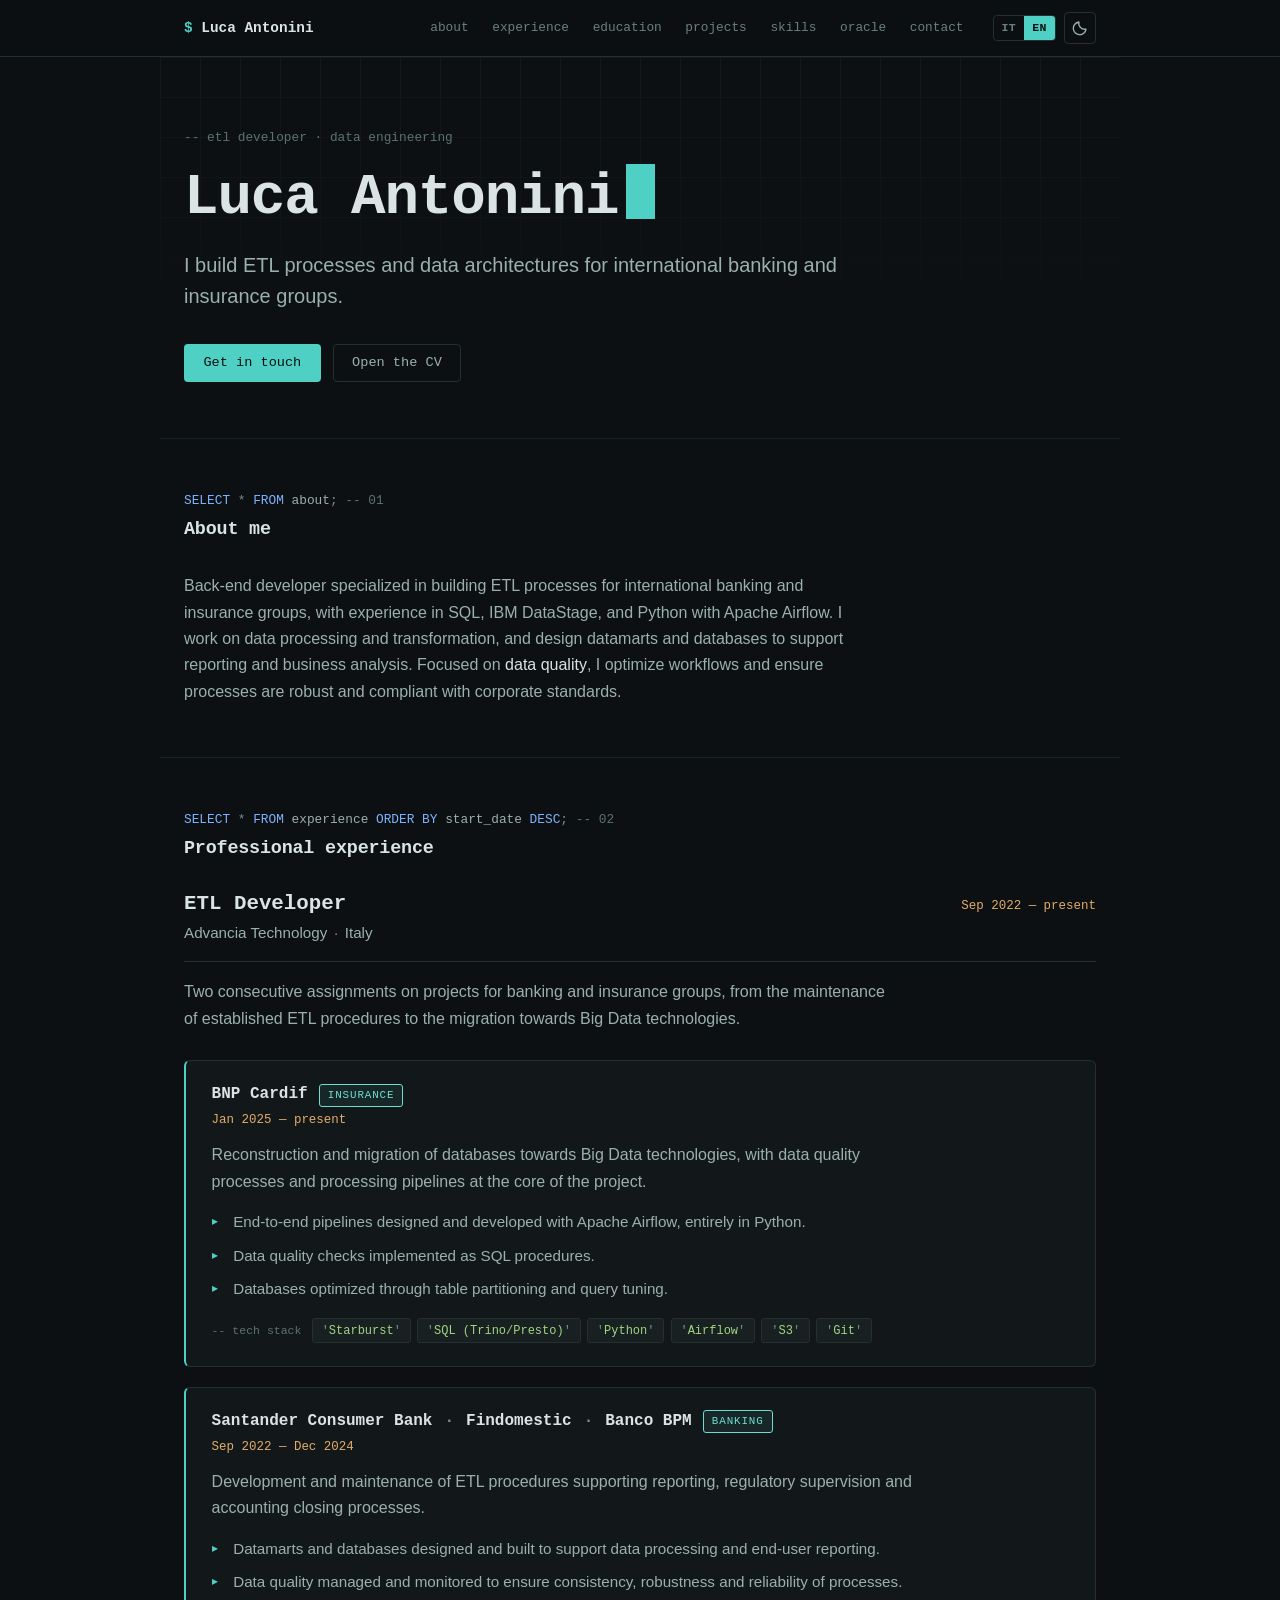
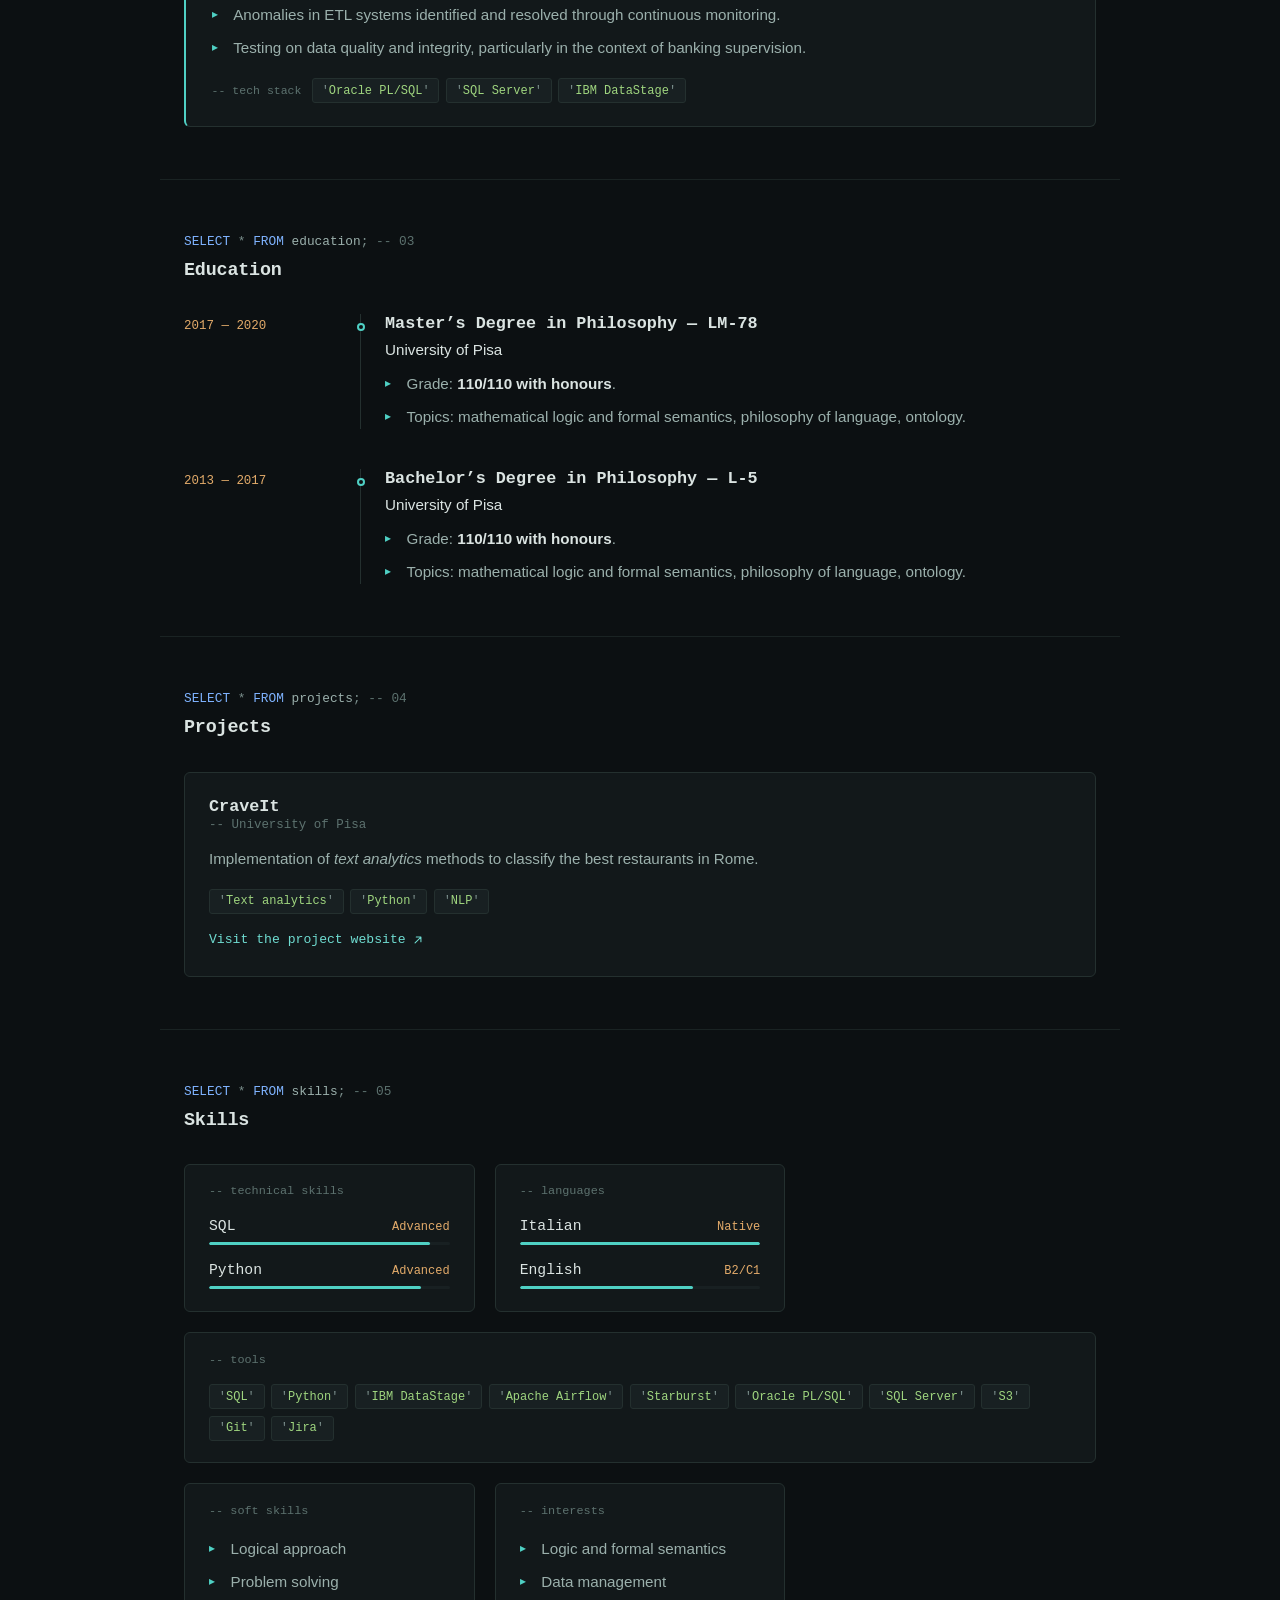
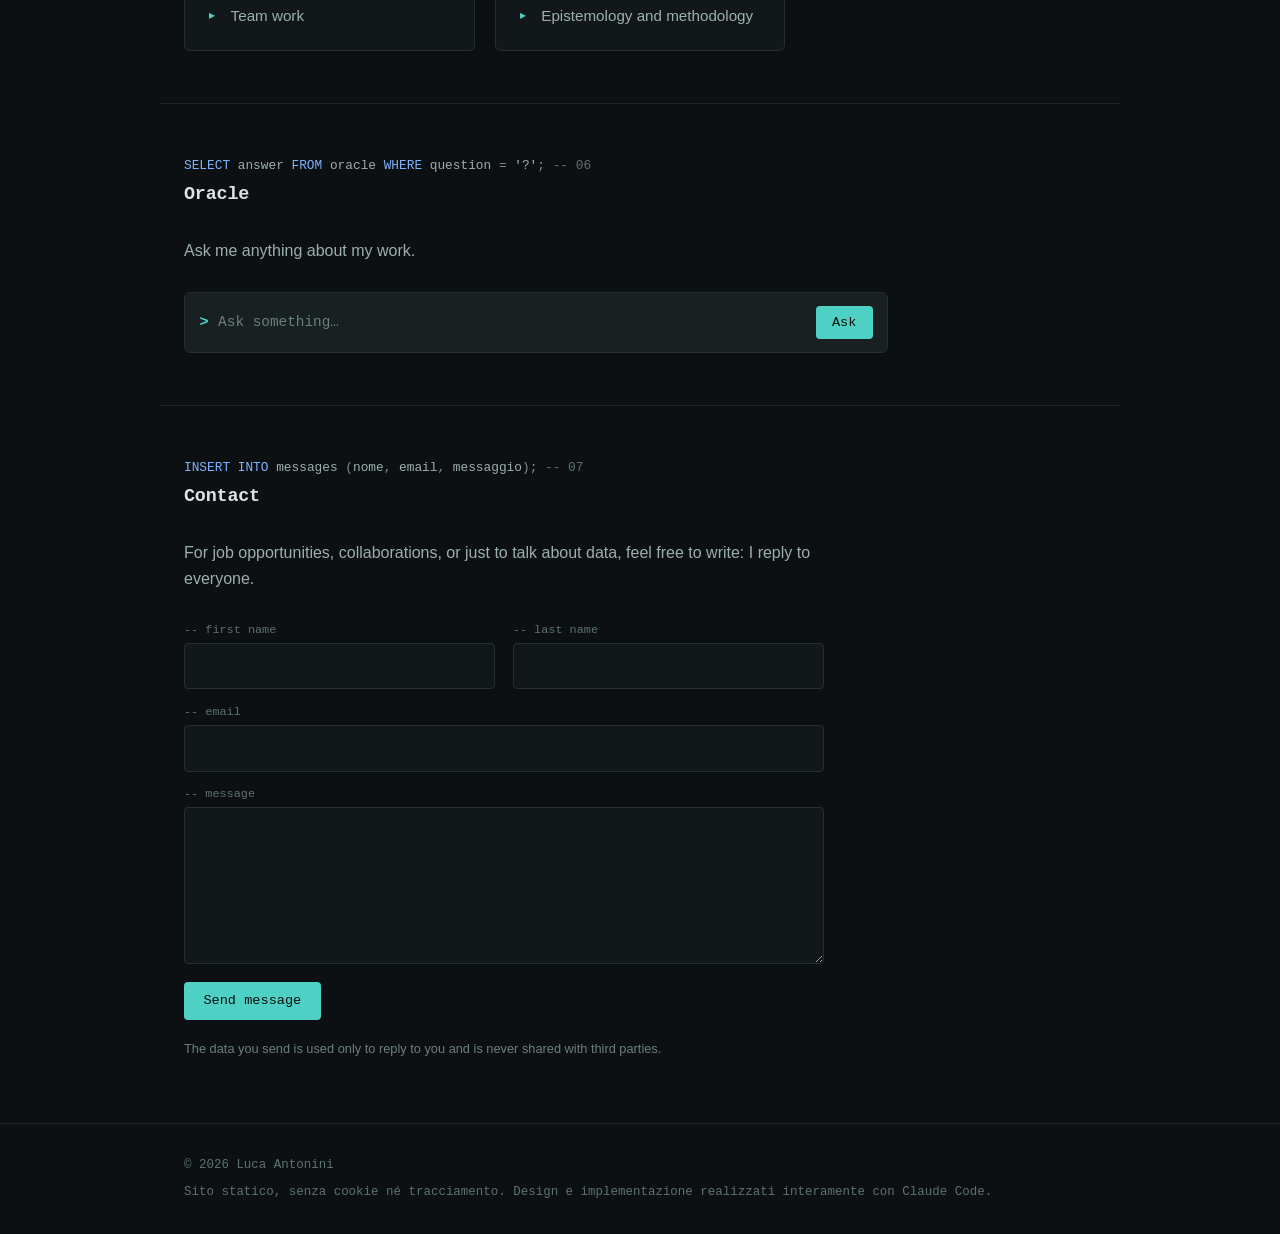
<file: index.html>
<!DOCTYPE html>
<html lang="it" data-lang="it">
<head>
<meta charset="utf-8">
<meta name="viewport" content="width=device-width, initial-scale=1">
<title data-i18n="meta.title">Luca Antonini — ETL Developer</title>
<meta name="description" data-i18n="meta.desc" content="Back-end developer specializzato in processi ETL per gruppi bancari e assicurativi. SQL, Python, Apache Airflow, IBM DataStage.">
<meta name="author" content="Luca Antonini">
<link rel="canonical" href="https://antoniniluca.it/">
<link rel="alternate" hreflang="it" href="https://antoniniluca.it/">
<link rel="alternate" hreflang="en" href="https://antoniniluca.it/?lang=en">

<meta property="og:type" content="profile">
<meta property="og:title" content="Luca Antonini — ETL Developer">
<meta property="og:description" content="Back-end developer specializzato in processi ETL per gruppi bancari e assicurativi.">
<meta property="og:url" content="https://antoniniluca.it/">
<meta property="og:locale" content="it_IT">
<meta property="og:locale:alternate" content="en_GB">
<meta name="twitter:card" content="summary">
<meta name="theme-color" content="#0c1012">

<link rel="icon" href="assets/favicon.svg" type="image/svg+xml">
<link rel="stylesheet" href="assets/css/style.css">

<!-- Applica il tema salvato prima del primo paint, per evitare il lampo di colore. -->
<script>
(function () {
  try {
    var t = localStorage.getItem('theme');
    if (t === 'dark' || t === 'light') document.documentElement.setAttribute('data-theme', t);
    var l = new URLSearchParams(location.search).get('lang') || localStorage.getItem('lang');
    if (l === 'en') { document.documentElement.lang = 'en'; document.documentElement.setAttribute('data-lang', 'en'); }
  } catch (e) {}
})();
</script>

<script type="application/ld+json">
{
  "@context": "https://schema.org",
  "@type": "Person",
  "name": "Luca Antonini",
  "url": "https://antoniniluca.it/",
  "jobTitle": "ETL Developer",
  "worksFor": { "@type": "Organization", "name": "Advancia Technology" },
  "alumniOf": { "@type": "CollegeOrUniversity", "name": "Università di Pisa" },
  "knowsLanguage": ["it", "en"],
  "knowsAbout": ["ETL", "SQL", "Python", "Apache Airflow", "IBM DataStage", "Data Quality", "Data Warehousing"]
}
</script>
</head>
<body>

<a class="skip-link" href="#main" data-i18n="a11y.skip">Vai al contenuto</a>

<header class="topbar">
  <div class="wrap topbar__inner">
    <a class="topbar__name" href="#top">Luca Antonini</a>
    <nav class="topbar__nav" aria-label="Sezioni">
      <a href="#about" data-i18n="nav.about">Chi sono</a>
      <a href="#experience" data-i18n="nav.experience">Esperienza</a>
      <a href="#education" data-i18n="nav.education">Formazione</a>
      <a href="#projects" data-i18n="nav.projects">Progetti</a>
      <a href="#skills" data-i18n="nav.skills">Competenze</a>
      <a href="#oracle" data-i18n="nav.oracle">Oracle</a>
      <a href="#contact" data-i18n="nav.contact">Contatti</a>
    </nav>
    <div class="topbar__tools">
      <div class="langswitch" role="group" aria-label="Lingua / Language">
        <button type="button" data-set-lang="it" aria-pressed="true">IT</button>
        <button type="button" data-set-lang="en" aria-pressed="false">EN</button>
      </div>
      <button type="button" class="iconbtn" id="theme-toggle" aria-label="Tema chiaro/scuro" title="Tema chiaro/scuro">
        <svg viewBox="0 0 24 24" aria-hidden="true" width="18" height="18">
          <path class="ico-sun" d="M12 4V2m0 20v-2m8-8h2M2 12h2m13.66-5.66 1.41-1.41M4.93 19.07l1.41-1.41m0-11.32L4.93 4.93m14.14 14.14-1.41-1.41M12 8a4 4 0 1 0 0 8 4 4 0 0 0 0-8Z"/>
          <path class="ico-moon" d="M20 13.5A8 8 0 0 1 10.5 4a8.5 8.5 0 1 0 9.5 9.5Z"/>
        </svg>
      </button>
    </div>
  </div>
</header>

<main id="main">
  <span id="top"></span>

  <!-- ============ HERO ============ -->
  <section class="hero wrap">
    <p class="eyebrow" data-i18n="hero.eyebrow">ETL Developer · Data Engineering</p>
    <h1>Luca Antonini<span class="caret" aria-hidden="true"></span></h1>
    <p class="hero__lead" data-i18n="hero.lead">
      Costruisco processi ETL e architetture dati per gruppi bancari e assicurativi internazionali.
    </p>
    <div class="hero__actions">
      <a class="btn btn--primary" href="#contact" data-i18n="hero.cta1">Scrivimi</a>
      <a class="btn btn--ghost" href="cv.html" data-i18n="hero.cta2">Apri il CV</a>
    </div>
  </section>

  <!-- ============ ABOUT ============ -->
  <section id="about" class="wrap section">
    <p class="section__query" aria-hidden="true"><span class="kw">SELECT</span> <span class="pun">*</span> <span class="kw">FROM</span> about<span class="pun">;</span> <span class="com">-- 01</span></p>
    <h2 class="section__title" data-i18n="about.title">Chi sono</h2>
    <p class="prose" data-i18n="about.body">
      Back-end developer specializzato nella realizzazione di processi ETL per gruppi bancari e
      assicurativi internazionali, con esperienza in SQL, IBM DataStage e Python con Apache Airflow.
      Lavoro sull'elaborazione e la trasformazione dei dati e progetto datamart e database a supporto
      di reportistica e analisi di business. Con particolare attenzione alla <em>data quality</em>,
      ottimizzo i workflow e garantisco processi robusti e conformi agli standard aziendali.
    </p>
  </section>

  <!-- ============ EXPERIENCE ============ -->
  <section id="experience" class="wrap section">
    <p class="section__query" aria-hidden="true"><span class="kw">SELECT</span> <span class="pun">*</span> <span class="kw">FROM</span> experience <span class="kw">ORDER BY</span> start_date <span class="kw">DESC</span><span class="pun">;</span> <span class="com">-- 02</span></p>
    <h2 class="section__title" data-i18n="exp.title">Esperienza professionale</h2>

    <article class="employer">
      <header class="employer__head">
        <div>
          <h3 class="employer__role" data-i18n="exp.employer.role">ETL Developer</h3>
          <p class="employer__org">Advancia Technology <span class="sep">·</span> <span data-i18n="exp.employer.place">Italia</span></p>
        </div>
        <p class="employer__period" data-i18n="exp.employer.period">Set 2022 — oggi</p>
      </header>

      <p class="employer__intro" data-i18n="exp.employer.intro">
        Due incarichi consecutivi su commesse di gruppi bancari e assicurativi, dalla
        manutenzione di procedure ETL consolidate alla migrazione verso tecnologie Big Data.
      </p>

      <div class="engagements">

        <section class="engagement">
          <header class="engagement__head">
            <h4 class="engagement__client">BNP Cardif</h4>
            <span class="badge" data-i18n="exp.e1.sector">Assicurativo</span>
            <p class="engagement__date" data-i18n="exp.e1.date">Gen 2025 — oggi</p>
          </header>
          <p class="engagement__summary" data-i18n="exp.e1.summary">
            Ricostruzione e migrazione dei database verso tecnologie Big Data, con i processi
            di data quality e le pipeline di elaborazione al centro del progetto.
          </p>
          <ul class="entry__list">
            <li data-i18n="exp.e1.b1">Pipeline end-to-end progettate e sviluppate con Apache Airflow, interamente in Python.</li>
            <li data-i18n="exp.e1.b2">Controlli di data quality implementati come procedure SQL.</li>
            <li data-i18n="exp.e1.b3">Database ottimizzati tramite partizionamento delle tabelle e tuning delle query.</li>
          </ul>
          <p class="stack"><span class="label" data-i18n="exp.label.stack">Tech stack</span>
            <span class="tag">Starburst</span><span class="tag">SQL (Trino/Presto)</span><span class="tag">Python</span><span class="tag">Airflow</span><span class="tag">S3</span><span class="tag">Git</span>
          </p>
        </section>

        <section class="engagement">
          <header class="engagement__head">
            <h4 class="engagement__client">Santander Consumer Bank <span class="sep">·</span> Findomestic <span class="sep">·</span> Banco BPM</h4>
            <span class="badge" data-i18n="exp.e2.sector">Bancario</span>
            <p class="engagement__date" data-i18n="exp.e2.date">Set 2022 — Dic 2024</p>
          </header>
          <p class="engagement__summary" data-i18n="exp.e2.summary">
            Sviluppo e manutenzione di procedure ETL a supporto di reportistica, vigilanza
            regolamentare e processi di chiusura contabile.
          </p>
          <ul class="entry__list">
            <li data-i18n="exp.e2.b1">Datamart e database progettati e realizzati a supporto dell'elaborazione dei dati e della reportistica per l'utente finale.</li>
            <li data-i18n="exp.e2.b2">Data quality gestita e monitorata per garantire coerenza, robustezza e affidabilità dei processi.</li>
            <li data-i18n="exp.e2.b3">Anomalie nei sistemi ETL individuate e risolte grazie a un monitoraggio continuo.</li>
            <li data-i18n="exp.e2.b4">Testing su qualità e integrità del dato, in particolare nell'ambito della vigilanza bancaria.</li>
          </ul>
          <p class="stack"><span class="label" data-i18n="exp.label.stack2">Tech stack</span>
            <span class="tag">Oracle PL/SQL</span><span class="tag">SQL Server</span><span class="tag">IBM DataStage</span>
          </p>
        </section>

      </div>
    </article>
  </section>

  <!-- ============ EDUCATION ============ -->
  <section id="education" class="wrap section">
    <p class="section__query" aria-hidden="true"><span class="kw">SELECT</span> <span class="pun">*</span> <span class="kw">FROM</span> education<span class="pun">;</span> <span class="com">-- 03</span></p>
    <h2 class="section__title" data-i18n="edu.title">Formazione</h2>

    <div class="timeline">
      <article class="entry">
        <div class="entry__meta">
          <p class="entry__date"><span data-i18n="edu.m.date">2017 — 2020</span></p>
        </div>
        <div class="entry__body">
          <h3 class="entry__role" data-i18n="edu.m.degree">Laurea Magistrale in Filosofia — LM-78</h3>
          <p class="entry__org" data-i18n="edu.m.org">Università di Pisa</p>
          <ul class="entry__list">
            <li data-i18n="edu.m.b1">Voto: <strong>110/110 con lode</strong>.</li>
            <li data-i18n="edu.m.b2">Ambiti: logica matematica e semantica formale, filosofia del linguaggio, ontologia.</li>
          </ul>
        </div>
      </article>

      <article class="entry">
        <div class="entry__meta">
          <p class="entry__date"><span data-i18n="edu.b.date">2013 — 2017</span></p>
        </div>
        <div class="entry__body">
          <h3 class="entry__role" data-i18n="edu.b.degree">Laurea Triennale in Filosofia — L-5</h3>
          <p class="entry__org" data-i18n="edu.b.org">Università di Pisa</p>
          <ul class="entry__list">
            <li data-i18n="edu.b.b1">Voto: <strong>110/110 con lode</strong>.</li>
            <li data-i18n="edu.b.b2">Ambiti: logica matematica e semantica formale, filosofia del linguaggio, ontologia.</li>
          </ul>
        </div>
      </article>
    </div>
  </section>

  <!-- ============ PROJECTS ============ -->
  <section id="projects" class="wrap section">
    <p class="section__query" aria-hidden="true"><span class="kw">SELECT</span> <span class="pun">*</span> <span class="kw">FROM</span> projects<span class="pun">;</span> <span class="com">-- 04</span></p>
    <h2 class="section__title" data-i18n="proj.title">Progetti</h2>

    <div class="cards">
      <article class="card">
        <h3 class="card__title">CraveIt</h3>
        <p class="card__org" data-i18n="proj.craveit.org">Università di Pisa</p>
        <p class="card__body" data-i18n="proj.craveit.body">
          Implementazione di metodi di <em>text analytics</em> per classificare i migliori ristoranti di Roma.
        </p>
        <p class="stack">
          <span class="tag">Text analytics</span><span class="tag">Python</span><span class="tag">NLP</span>
        </p>
        <a class="card__link" href="https://andrevitali.github.io/g8-2024-website/index" target="_blank" rel="noopener noreferrer">
          <span data-i18n="proj.craveit.link">Vai al sito del progetto</span>
          <svg viewBox="0 0 24 24" width="14" height="14" aria-hidden="true"><path d="M7 17 17 7M9 7h8v8"/></svg>
        </a>
      </article>
    </div>
  </section>

  <!-- ============ SKILLS ============ -->
  <section id="skills" class="wrap section">
    <p class="section__query" aria-hidden="true"><span class="kw">SELECT</span> <span class="pun">*</span> <span class="kw">FROM</span> skills<span class="pun">;</span> <span class="com">-- 05</span></p>
    <h2 class="section__title" data-i18n="skills.title">Competenze</h2>

    <div class="grid">

      <div class="panel">
        <h3 class="panel__title" data-i18n="skills.tech.title">Competenze tecniche</h3>
        <ul class="levels">
          <li>
            <span class="levels__name">SQL</span>
            <span class="levels__bar" aria-hidden="true"><i style="--v:92%"></i></span>
            <span class="levels__val" data-i18n="skills.level.adv">Avanzato</span>
          </li>
          <li>
            <span class="levels__name">Python</span>
            <span class="levels__bar" aria-hidden="true"><i style="--v:88%"></i></span>
            <span class="levels__val" data-i18n="skills.level.adv2">Avanzato</span>
          </li>
        </ul>
      </div>

      <div class="panel">
        <h3 class="panel__title" data-i18n="skills.lang.title">Lingue</h3>
        <ul class="levels">
          <li>
            <span class="levels__name" data-i18n="skills.lang.it">Italiano</span>
            <span class="levels__bar" aria-hidden="true"><i style="--v:100%"></i></span>
            <span class="levels__val" data-i18n="skills.lang.itlvl">Madrelingua</span>
          </li>
          <li>
            <span class="levels__name" data-i18n="skills.lang.en">Inglese</span>
            <span class="levels__bar" aria-hidden="true"><i style="--v:72%"></i></span>
            <span class="levels__val">B2/C1</span>
          </li>
        </ul>
      </div>

      <div class="panel panel--wide">
        <h3 class="panel__title" data-i18n="skills.tools.title">Strumenti</h3>
        <p class="stack stack--lg">
          <span class="tag">SQL</span><span class="tag">Python</span><span class="tag">IBM DataStage</span><span class="tag">Apache Airflow</span><span class="tag">Starburst</span><span class="tag">Oracle PL/SQL</span><span class="tag">SQL Server</span><span class="tag">S3</span><span class="tag">Git</span><span class="tag">Jira</span>
        </p>
      </div>

      <div class="panel">
        <h3 class="panel__title" data-i18n="skills.soft.title">Soft skill</h3>
        <ul class="bullets">
          <li data-i18n="skills.soft.b1">Approccio logico</li>
          <li data-i18n="skills.soft.b2">Problem solving</li>
          <li data-i18n="skills.soft.b3">Lavoro in team</li>
        </ul>
      </div>

      <div class="panel">
        <h3 class="panel__title" data-i18n="skills.int.title">Interessi</h3>
        <ul class="bullets">
          <li data-i18n="skills.int.b1">Logica e semantica formale</li>
          <li data-i18n="skills.int.b2">Data management</li>
          <li data-i18n="skills.int.b3">Epistemologia e metodologia</li>
        </ul>
      </div>

    </div>
  </section>

  <!-- ============ ORACLE ============ -->
  <section id="oracle" class="wrap section">
    <p class="section__query" aria-hidden="true"><span class="kw">SELECT</span> answer <span class="kw">FROM</span> oracle <span class="kw">WHERE</span> question <span class="pun">=</span> <span class="str">'?'</span><span class="pun">;</span> <span class="com">-- 06</span></p>
    <h2 class="section__title" data-i18n="oracle.title">Oracle</h2>
    <p class="prose" data-i18n="oracle.intro">
      Chiedimi quello che vuoi sul mio lavoro.
    </p>

    <div class="oracle">
      <div class="oracle__log" id="oracle-log" role="log" aria-live="polite"></div>
      <form class="oracle__bar" id="oracle-form">
        <label class="sr-only" for="oracle-input" data-i18n="oracle.label">La tua domanda</label>
        <span class="oracle__prompt" aria-hidden="true">&gt;</span>
        <input type="text" id="oracle-input" name="question" autocomplete="off" maxlength="200"
               data-i18n-ph="oracle.placeholder" placeholder="Chiedi qualcosa…">
        <button type="submit" class="btn btn--primary" data-i18n="oracle.send">Chiedi</button>
      </form>
    </div>

    <!-- La risposta vive qui, così resta modificabile nell'HTML e passa
         dal dizionario come ogni altro testo. Il JS la legge di qui. -->
    <p id="oracle-answer" hidden data-i18n="oracle.answer">Se vuoi parlare delle mie esperienze o delle mie competenze, scrivimi. Non c'è oracolo che possa sostituire la conoscenza di persona.</p>
  </section>

  <!-- ============ CONTACT ============ -->
  <section id="contact" class="wrap section section--contact">
    <p class="section__query" aria-hidden="true"><span class="kw">INSERT INTO</span> messages <span class="pun">(</span>nome<span class="pun">,</span> email<span class="pun">,</span> messaggio<span class="pun">)</span><span class="pun">;</span> <span class="com">-- 07</span></p>
    <h2 class="section__title" data-i18n="contact.title">Contatti</h2>
    <p class="prose" data-i18n="contact.body">
      Per opportunità professionali, collaborazioni o semplicemente per fare due chiacchiere sui dati,
      scrivimi pure: rispondo a tutti.
    </p>

    <form class="form" id="contact-form" novalidate>
      <div class="form__row">
        <div class="field">
          <label for="f-nome" data-i18n="form.nome">Nome</label>
          <input type="text" id="f-nome" name="nome" required autocomplete="given-name" maxlength="80">
        </div>
        <div class="field">
          <label for="f-cognome" data-i18n="form.cognome">Cognome</label>
          <input type="text" id="f-cognome" name="cognome" required autocomplete="family-name" maxlength="80">
        </div>
      </div>

      <div class="field">
        <label for="f-email" data-i18n="form.email">Email</label>
        <input type="email" id="f-email" name="email" required autocomplete="email" maxlength="120">
      </div>

      <div class="field">
        <label for="f-messaggio" data-i18n="form.messaggio">Messaggio</label>
        <textarea id="f-messaggio" name="messaggio" required rows="6" maxlength="3000"></textarea>
      </div>

      <!-- Honeypot anti-spam: invisibile agli umani, i bot lo compilano.
           Il nome _honey è quello riconosciuto anche da FormSubmit. -->
      <label class="hp" aria-hidden="true">
        <span>Non compilare questo campo</span>
        <input type="text" name="_honey" tabindex="-1" autocomplete="off">
      </label>

      <div class="form__foot">
        <button type="submit" class="btn btn--primary" data-i18n="form.submit">Invia messaggio</button>
        <p class="form__status" id="form-status" role="status" aria-live="polite"></p>
      </div>

      <p class="form__privacy" data-i18n="form.privacy">
        I dati che invii vengono usati solo per risponderti e non sono ceduti a terzi.
      </p>
    </form>
  </section>

</main>

<footer class="footer">
  <div class="wrap footer__inner">
    <p>© <span id="year">2026</span> Luca Antonini</p>
    <!-- <p class="footer__note" data-i18n="footer.note">Sito statico, senza cookie né tracciamento. Design e implementazione realizzati interamente con Claude Code.</p> -->
    <p>Sito statico, senza cookie né tracciamento. Design e implementazione realizzati interamente con Claude Code.</p>
  </div>
</footer>

<script src="assets/js/i18n.js"></script>
<script src="assets/js/main.js"></script>
</body>
</html>
</file>
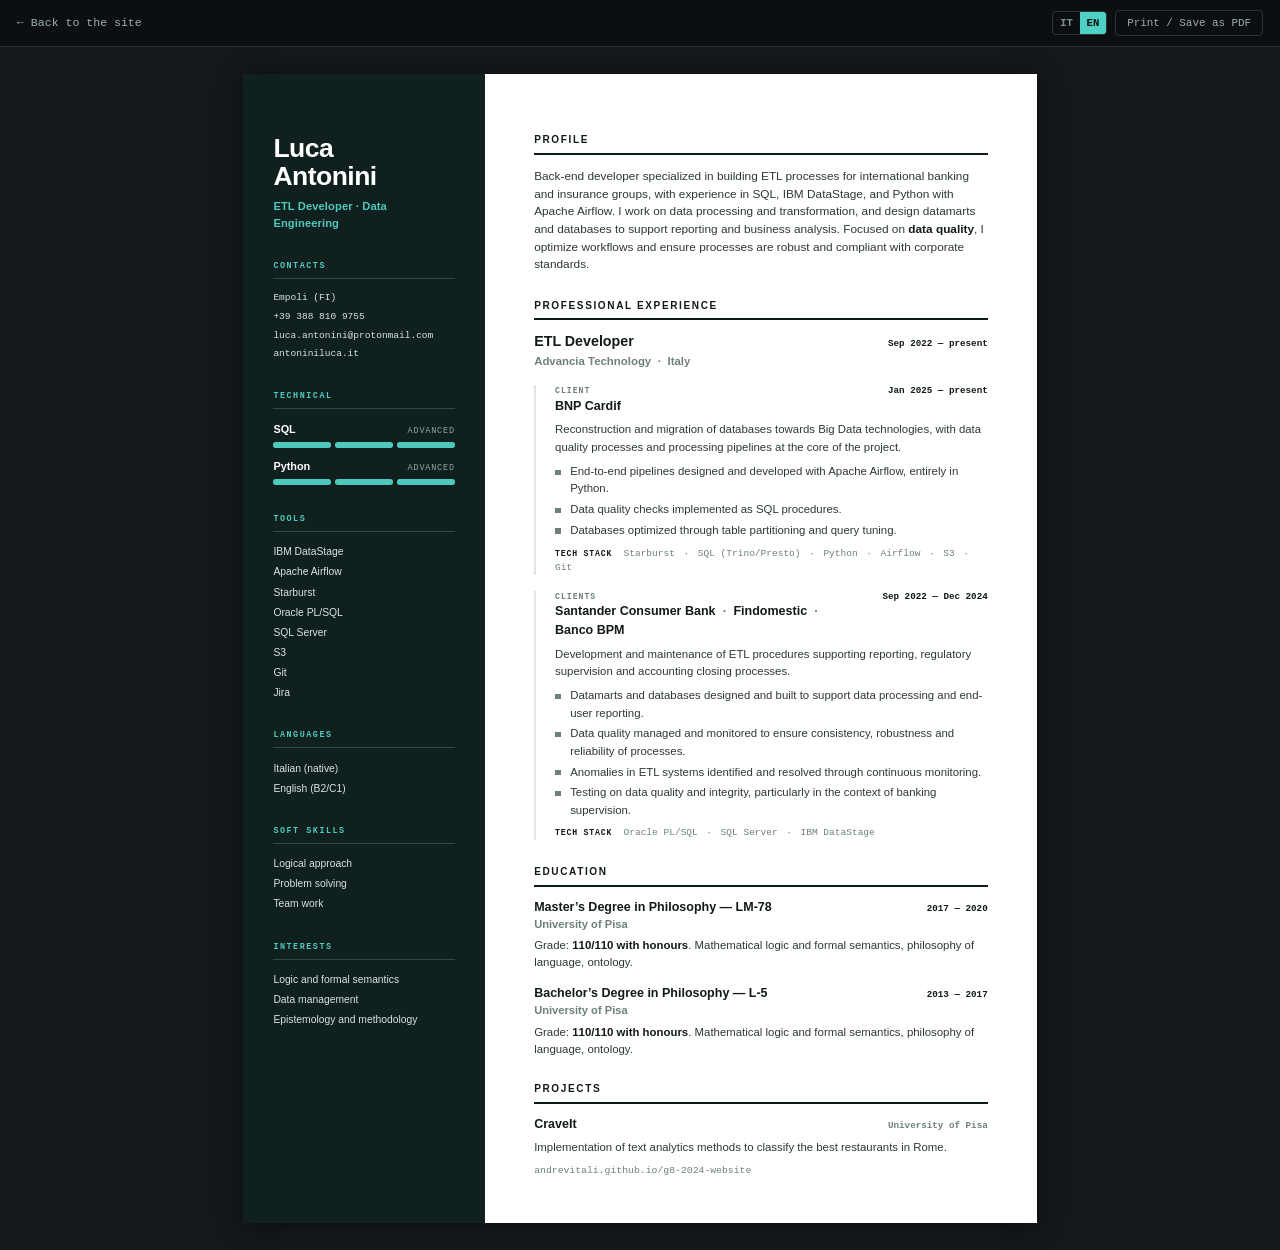
<file: cv.html>
<!DOCTYPE html>
<html lang="it" data-lang="it">
<head>
<meta charset="utf-8">
<meta name="viewport" content="width=device-width, initial-scale=1">
<title data-i18n="cv.meta.title">Luca Antonini — Curriculum Vitae</title>
<meta name="description" content="Curriculum vitae di Luca Antonini, ETL Developer.">
<meta name="author" content="Luca Antonini">

<!-- Il curriculum riporta recapiti diretti: resta raggiungibile da chi ha il
     link, ma fuori dai motori di ricerca, per non offrirlo agli scraper. -->
<meta name="robots" content="noindex, nofollow">

<link rel="icon" href="assets/favicon.svg" type="image/svg+xml">
<link rel="stylesheet" href="assets/css/cv.css">
</head>
<body>

<div class="toolbar">
  <a class="toolbar__back" href="index.html" data-i18n="cv.back">← Torna al sito</a>
  <div class="toolbar__right">
    <div class="langswitch" role="group" aria-label="Lingua / Language">
      <button type="button" data-set-lang="it" aria-pressed="true">IT</button>
      <button type="button" data-set-lang="en" aria-pressed="false">EN</button>
    </div>
    <button type="button" class="toolbar__print" data-print data-i18n="cv.print">Stampa / Salva in PDF</button>
  </div>
</div>

<main class="sheet">

  <!-- ============ COLONNA LATERALE ============ -->
  <aside class="cv-side">

    <h1 class="cv-name">Luca<br>Antonini</h1>
    <p class="cv-role" data-i18n="cv.role">ETL Developer · Data Engineering</p>

    <section class="cv-side__block">
      <h2 class="cv-side__title" data-i18n="cv.contacts.title">Contatti</h2>
      <ul class="cv-side__list cv-contacts">
        <li>Empoli (FI)</li>
        <li><a href="tel:+393888109755">+39 388 810 9755</a></li>
        <li><a href="mailto:luca.antonini@protonmail.com">luca.antonini@protonmail.com</a></li>
        <li><a href="https://antoniniluca.it" target="_blank" rel="noopener noreferrer">antoniniluca.it</a></li>
      </ul>
    </section>

    <!-- Il livello è quello dichiarato nel curriculum: tre tacche su tre = avanzato. -->
    <section class="cv-side__block">
      <h2 class="cv-side__title" data-i18n="cv.skills.machine">Tecniche</h2>

      <div class="cv-lvl">
        <p class="cv-lvl__row">
          <span class="cv-lvl__name">SQL</span>
          <span class="cv-lvl__tag" data-i18n="cv.level.adv">Avanzato</span>
        </p>
        <span class="cv-lvl__bar" aria-hidden="true"><i class="on"></i><i class="on"></i><i class="on"></i></span>
      </div>

      <div class="cv-lvl">
        <p class="cv-lvl__row">
          <span class="cv-lvl__name">Python</span>
          <span class="cv-lvl__tag" data-i18n="cv.level.adv">Avanzato</span>
        </p>
        <span class="cv-lvl__bar" aria-hidden="true"><i class="on"></i><i class="on"></i><i class="on"></i></span>
      </div>
    </section>

    <section class="cv-side__block">
      <h2 class="cv-side__title" data-i18n="cv.skills.tools">Strumenti</h2>
      <ul class="cv-side__list">
        <li>IBM DataStage</li>
        <li>Apache Airflow</li>
        <li>Starburst</li>
        <li>Oracle PL/SQL</li>
        <li>SQL Server</li>
        <li>S3</li>
        <li>Git</li>
        <li>Jira</li>
      </ul>
    </section>

    <section class="cv-side__block">
      <h2 class="cv-side__title" data-i18n="cv.skills.lang">Lingue</h2>
      <ul class="cv-side__list" data-i18n="cv.skills.lang.v">
        <li>Italiano (madrelingua)</li>
        <li>Inglese (B2/C1)</li>
      </ul>
    </section>

    <section class="cv-side__block">
      <h2 class="cv-side__title" data-i18n="cv.skills.soft">Soft skill</h2>
      <ul class="cv-side__list" data-i18n="cv.skills.soft.v">
        <li>Approccio logico</li>
        <li>Problem solving</li>
        <li>Lavoro in team</li>
      </ul>
    </section>

    <section class="cv-side__block">
      <h2 class="cv-side__title" data-i18n="cv.int.title">Interessi</h2>
      <ul class="cv-side__list" data-i18n="cv.int.v">
        <li>Logica e semantica formale</li>
        <li>Data management</li>
        <li>Epistemologia e metodologia</li>
      </ul>
    </section>

  </aside>

  <!-- ============ COLONNA PRINCIPALE ============ -->
  <div class="cv-main">

    <!-- ---- profilo ---- -->
    <section class="cv-section">
      <h2 class="cv-section__title" data-i18n="cv.profile">Profilo</h2>
      <p class="cv-profile" data-i18n="about.body">
        Back-end developer specializzato nella realizzazione di processi ETL per gruppi bancari e
        assicurativi internazionali, con esperienza in SQL, IBM DataStage e Python con Apache Airflow.
        Lavoro sull'elaborazione e la trasformazione dei dati e progetto datamart e database a supporto
        di reportistica e analisi di business. Con particolare attenzione alla <em>data quality</em>,
        ottimizzo i workflow e garantisco processi robusti e conformi agli standard aziendali.
      </p>
    </section>

    <!-- ---- esperienza ---- -->
    <section class="cv-section">
      <h2 class="cv-section__title" data-i18n="cv.exp.title">Esperienza professionale</h2>

      <article class="cv-job">
        <div class="cv-job__head">
          <div>
            <h3 class="cv-job__role" data-i18n="exp.employer.role">ETL Developer</h3>
            <p class="cv-job__org">Advancia Technology <span class="dot">·</span> <span data-i18n="exp.employer.place">Italia</span></p>
          </div>
          <p class="cv-date" data-i18n="exp.employer.period">Set 2022 — oggi</p>
        </div>

        <div class="cv-task">
          <div class="cv-task__head">
            <p class="cv-task__client">
              <span class="cv-task__label" data-i18n="cv.exp.client">Cliente</span>
              <span class="nw">BNP Cardif</span>
            </p>
            <p class="cv-date" data-i18n="exp.e1.date">Gen 2025 — oggi</p>
          </div>
          <p class="cv-task__summary" data-i18n="exp.e1.summary">
            Ricostruzione e migrazione dei database verso tecnologie Big Data, con i processi
            di data quality e le pipeline di elaborazione al centro del progetto.
          </p>
          <ul class="cv-list">
            <li data-i18n="exp.e1.b1">Pipeline end-to-end progettate e sviluppate con Apache Airflow, interamente in Python.</li>
            <li data-i18n="exp.e1.b2">Controlli di data quality implementati come procedure SQL.</li>
            <li data-i18n="exp.e1.b3">Database ottimizzati tramite partizionamento delle tabelle e tuning delle query.</li>
          </ul>
          <p class="cv-stack"><span class="cv-stack__label" data-i18n="exp.label.stack">Tech stack</span>
            Starburst <span class="dot">·</span> SQL (Trino/Presto) <span class="dot">·</span> Python <span class="dot">·</span> Airflow <span class="dot">·</span> S3 <span class="dot">·</span> Git</p>
        </div>

        <div class="cv-task">
          <div class="cv-task__head">
            <p class="cv-task__client">
              <span class="cv-task__label" data-i18n="cv.exp.clients">Clienti</span>
              <span class="nw">Santander Consumer Bank</span> <span class="dot">·</span>
              <span class="nw">Findomestic</span> <span class="dot">·</span>
              <span class="nw">Banco BPM</span>
            </p>
            <p class="cv-date" data-i18n="exp.e2.date">Set 2022 — Dic 2024</p>
          </div>
          <p class="cv-task__summary" data-i18n="exp.e2.summary">
            Sviluppo e manutenzione di procedure ETL a supporto di reportistica, vigilanza
            regolamentare e processi di chiusura contabile.
          </p>
          <ul class="cv-list">
            <li data-i18n="exp.e2.b1">Datamart e database progettati e realizzati a supporto dell'elaborazione dei dati e della reportistica per l'utente finale.</li>
            <li data-i18n="exp.e2.b2">Data quality gestita e monitorata per garantire coerenza, robustezza e affidabilità dei processi.</li>
            <li data-i18n="exp.e2.b3">Anomalie nei sistemi ETL individuate e risolte grazie a un monitoraggio continuo.</li>
            <li data-i18n="exp.e2.b4">Testing su qualità e integrità del dato, in particolare nell'ambito della vigilanza bancaria.</li>
          </ul>
          <p class="cv-stack"><span class="cv-stack__label" data-i18n="exp.label.stack2">Tech stack</span>
            Oracle PL/SQL <span class="dot">·</span> SQL Server <span class="dot">·</span> IBM DataStage</p>
        </div>
      </article>
    </section>

    <!-- ---- formazione ---- -->
    <section class="cv-section">
      <h2 class="cv-section__title" data-i18n="cv.edu.title">Formazione</h2>

      <article class="cv-edu">
        <div class="cv-job__head">
          <h3 class="cv-edu__degree" data-i18n="edu.m.degree">Laurea Magistrale in Filosofia — LM-78</h3>
          <p class="cv-date" data-i18n="edu.m.date">2017 — 2020</p>
        </div>
        <p class="cv-edu__org" data-i18n="edu.m.org">Università di Pisa</p>
        <p class="cv-edu__meta" data-i18n="cv.edu.m.meta">Voto: <strong>110/110 con lode</strong>. Logica matematica e semantica formale, filosofia del linguaggio, ontologia.</p>
      </article>

      <article class="cv-edu">
        <div class="cv-job__head">
          <h3 class="cv-edu__degree" data-i18n="edu.b.degree">Laurea Triennale in Filosofia — L-5</h3>
          <p class="cv-date" data-i18n="edu.b.date">2013 — 2017</p>
        </div>
        <p class="cv-edu__org" data-i18n="edu.b.org">Università di Pisa</p>
        <p class="cv-edu__meta" data-i18n="cv.edu.b.meta">Voto: <strong>110/110 con lode</strong>. Logica matematica e semantica formale, filosofia del linguaggio, ontologia.</p>
      </article>
    </section>

    <!-- ---- progetti ---- -->
    <section class="cv-section">
      <h2 class="cv-section__title" data-i18n="cv.proj.title">Progetti</h2>
      <article class="cv-proj">
        <div class="cv-job__head">
          <h3 class="cv-proj__name">CraveIt</h3>
          <p class="cv-proj__org" data-i18n="proj.craveit.org">Università di Pisa</p>
        </div>
        <p class="cv-task__summary" data-i18n="cv.proj.craveit.body">
          Implementazione di metodi di text analytics per classificare i migliori ristoranti di Roma.
        </p>
        <p class="cv-proj__link">
          <a href="https://andrevitali.github.io/g8-2024-website/index">andrevitali.github.io/g8-2024-website</a>
        </p>
      </article>
    </section>

  </div>
</main>

<script src="assets/js/i18n.js"></script>
</body>
</html>
</file>
<file: assets/css/style.css>
/* =========================================================
   Luca Antonini — antoniniluca.it
   Tema "console SQL": monospace strutturale, colori da syntax
   highlighting. Scuro di default, chiaro su richiesta.
   ========================================================= */

:root {
  /* superficie */
  --bg:        #0c1012;
  --bg-panel:  #12181a;
  --bg-subtle: #182022;
  --text:      #dbe4e2;
  --text-dim:  #9bb0ac;
  --text-mute: #6b807d;
  --line:      #24302f;
  --line-soft: #1a2323;

  /* accento interattivo */
  --accent:     #4fd0c4;
  --accent-dim: #4fd0c414;
  --accent-txt: #6fdcd1;
  --on-accent:  #06110f;

  /* token di sintassi */
  --sql-kw:  #7fb3ff;  /* SELECT, FROM, WHERE */
  --sql-str: #9fd57f;  /* 'stringhe' */
  --sql-num: #e3ab6a;  /* date e numeri */
  --sql-com: #5d726f;  /* -- commenti */
  --sql-pun: #7b8f8c;  /* punteggiatura */

  --danger: #e07a6c;

  --font: -apple-system, BlinkMacSystemFont, "Segoe UI", Inter, Roboto, Helvetica, Arial, sans-serif;
  --mono: ui-monospace, SFMono-Regular, "SF Mono", Menlo, Consolas, "Liberation Mono", monospace;

  --wrap: 60rem;
  --radius: 6px;
}

:root[data-theme="light"] {
  --bg:        #fbfcfb;
  --bg-panel:  #ffffff;
  --bg-subtle: #f1f4f3;
  --text:      #14201e;
  --text-dim:  #4a5c59;
  --text-mute: #778885;
  --line:      #dde5e3;
  --line-soft: #e9efed;

  --accent:     #0d6c66;
  --accent-dim: #0d6c660f;
  --accent-txt: #0a544f;
  --on-accent:  #ffffff;

  --sql-kw:  #1c5fb8;
  --sql-str: #3d7a2c;
  --sql-num: #955718;
  --sql-com: #7d8f8c;
  --sql-pun: #8a9a97;

  --danger: #c0392b;
}

/* ---------- reset ---------- */
*, *::before, *::after { box-sizing: border-box; }
html { -webkit-text-size-adjust: 100%; scroll-behavior: smooth; }
@media (prefers-reduced-motion: reduce) {
  html { scroll-behavior: auto; }
  *, *::before, *::after { animation-duration: .01ms !important; transition-duration: .01ms !important; }
  .caret { animation: none !important; opacity: 1 !important; }
}

body {
  margin: 0;
  background: var(--bg);
  color: var(--text);
  font-family: var(--font);
  font-size: 16px;
  line-height: 1.65;
  -webkit-font-smoothing: antialiased;
}

h1, h2, h3, h4 { line-height: 1.2; margin: 0; font-weight: 600; }
p { margin: 0; }
ul { margin: 0; padding: 0; list-style: none; }
a { color: inherit; }

svg { fill: none; stroke: currentColor; stroke-width: 1.8; stroke-linecap: round; stroke-linejoin: round; }

.wrap { width: 100%; max-width: var(--wrap); margin-inline: auto; padding-inline: 1.5rem; }

.skip-link {
  position: absolute; left: -9999px; top: 0; z-index: 100;
  background: var(--accent); color: var(--on-accent); padding: .6rem 1rem;
  border-radius: 0 0 var(--radius) 0;
}
.skip-link:focus { left: 0; }

:focus-visible { outline: 2px solid var(--accent); outline-offset: 3px; border-radius: 3px; }

/* frammenti di sintassi riutilizzabili */
.kw  { color: var(--sql-kw); }
.pun { color: var(--sql-pun); }
.com { color: var(--sql-com); }

/* =========================================================
   Topbar — barra di stato dell'editor
   ========================================================= */
.topbar {
  position: sticky; top: 0; z-index: 50;
  background: color-mix(in srgb, var(--bg) 90%, transparent);
  backdrop-filter: saturate(140%) blur(10px);
  border-bottom: 1px solid var(--line);
}
.topbar__inner {
  display: flex; align-items: center; gap: 1.25rem;
  min-height: 3.5rem;
}
.topbar__name {
  font: 600 .9rem/1 var(--mono);
  text-decoration: none; white-space: nowrap;
  color: var(--text);
}
.topbar__name::before { content: "$ "; color: var(--accent); }

.topbar__nav {
  display: flex; gap: .35rem; margin-inline-start: auto;
  font: 500 .8rem/1 var(--mono);
}
.topbar__nav a {
  color: var(--text-mute); text-decoration: none;
  text-transform: lowercase;
  padding: .35rem .5rem; border-radius: 4px;
  border: 1px solid transparent;
  transition: color .15s ease, background .15s ease, border-color .15s ease;
}
.topbar__nav a:hover { color: var(--text); background: var(--bg-subtle); }
.topbar__nav a.is-active {
  color: var(--accent-txt);
  background: var(--accent-dim);
  border-color: var(--line);
}

.topbar__tools { display: flex; align-items: center; gap: .5rem; margin-inline-start: auto; }
.topbar__nav + .topbar__tools { margin-inline-start: 0; }

.langswitch {
  display: inline-flex; border: 1px solid var(--line); border-radius: 4px; overflow: hidden;
}
.langswitch button {
  font: 600 .72rem/1 var(--mono); letter-spacing: .04em;
  padding: .42rem .5rem; border: 0; background: transparent; color: var(--text-mute);
  cursor: pointer; transition: background .15s ease, color .15s ease;
}
.langswitch button:hover { color: var(--text); }
.langswitch button[aria-pressed="true"] { background: var(--accent); color: var(--on-accent); }

.iconbtn {
  display: grid; place-items: center;
  width: 2rem; height: 2rem; padding: 0;
  border: 1px solid var(--line); border-radius: 4px;
  background: transparent; color: var(--text-dim); cursor: pointer;
  transition: color .15s ease, border-color .15s ease;
}
.iconbtn:hover { color: var(--text); border-color: var(--text-mute); }
.ico-sun  { display: none; }
.ico-moon { display: block; }
:root[data-theme="light"] .ico-sun  { display: block; }
:root[data-theme="light"] .ico-moon { display: none; }

/* =========================================================
   Hero — il prompt
   ========================================================= */
.hero { position: relative; padding: 4.5rem 1.5rem 3.5rem; }
.hero > * { position: relative; z-index: 1; }

/* griglia tenue, come lo sfondo di un foglio dati */
.hero::before {
  content: ""; position: absolute; inset: 0; z-index: 0; pointer-events: none;
  background-image:
    linear-gradient(var(--line-soft) 1px, transparent 1px),
    linear-gradient(90deg, var(--line-soft) 1px, transparent 1px);
  background-size: 2.5rem 2.5rem;
  -webkit-mask-image: linear-gradient(180deg, rgba(0,0,0,.55), transparent 72%);
          mask-image: linear-gradient(180deg, rgba(0,0,0,.55), transparent 72%);
}

.eyebrow {
  font: 500 .8rem/1.4 var(--mono);
  color: var(--sql-com);
  margin-bottom: 1rem;
  text-transform: lowercase;
}
.eyebrow::before { content: "-- "; }

.hero h1 {
  font-family: var(--mono);
  font-size: clamp(2.2rem, 6.2vw, 3.6rem);
  letter-spacing: -0.02em;
  margin-bottom: 1.1rem;
}

.caret {
  display: inline-block;
  width: .5em; height: .95em;
  margin-left: .14em;
  background: var(--accent);
  vertical-align: -.1em;
  animation: blink 1.15s step-end infinite;
}
@keyframes blink { 0%, 100% { opacity: 1; } 50% { opacity: 0; } }

.hero__lead {
  font-size: clamp(1.02rem, 2.2vw, 1.25rem);
  color: var(--text-dim);
  max-width: 34em;
  line-height: 1.55;
}

.hero__actions { display: flex; flex-wrap: wrap; gap: .75rem; margin-top: 2rem; }

.btn {
  display: inline-flex; align-items: center; gap: .45rem;
  font: 500 .85rem/1 var(--mono);
  padding: .72rem 1.15rem;
  border-radius: 4px;
  border: 1px solid transparent;
  text-decoration: none; cursor: pointer;
  transition: background .15s ease, border-color .15s ease, color .15s ease, transform .1s ease;
}
.btn:active { transform: translateY(1px); }
.btn--primary { background: var(--accent); color: var(--on-accent); }
.btn--primary:hover { background: var(--accent-txt); }
.btn--ghost { border-color: var(--line); color: var(--text-dim); background: transparent; }
.btn--ghost:hover { border-color: var(--accent); color: var(--text); }

/* =========================================================
   Sezioni — ognuna introdotta dalla sua query
   ========================================================= */
.section {
  padding-block: 3.25rem;
  border-top: 1px solid var(--line-soft);
  scroll-margin-top: 4rem; /* la barra fissa non deve coprire il titolo */
}
.section:first-of-type { border-top: 0; }

.section__query {
  font: 500 .8rem/1.5 var(--mono);
  color: var(--text-dim);
  margin-bottom: .55rem;
  overflow-wrap: anywhere;
}

.section__title {
  font-family: var(--mono);
  font-size: 1.15rem;
  letter-spacing: -0.01em;
  margin-bottom: 2rem;
}

.prose { color: var(--text-dim); max-width: 42em; }
.prose em { color: var(--text); font-style: normal; font-weight: 500; }

/* =========================================================
   Voci di timeline (formazione)
   ========================================================= */
.timeline { display: flex; flex-direction: column; gap: 2.5rem; }

.entry { display: grid; grid-template-columns: 9.5rem 1fr; gap: 1.5rem; }

.entry__date {
  font: 500 .78rem/1.5 var(--mono);
  color: var(--sql-num);
  padding-top: .2rem;
  white-space: nowrap;
}

.entry__body { position: relative; padding-left: 1.5rem; border-left: 1px solid var(--line); }
.entry__body::before {
  content: ""; position: absolute; left: -4.5px; top: .55rem;
  width: 8px; height: 8px; border-radius: 50%;
  background: var(--bg); border: 2px solid var(--accent);
}

.entry__role { font-family: var(--mono); font-size: 1.05rem; margin-bottom: .2rem; }
.entry__org { color: var(--text); font-weight: 500; font-size: .95rem; margin-bottom: .55rem; }
.entry__summary { color: var(--text-dim); margin-bottom: .9rem; max-width: 44em; }

.sep { color: var(--sql-pun); margin-inline: .15rem; }

/* etichette rese come commenti SQL */
.label {
  display: inline-block;
  font: 500 .72rem/1 var(--mono);
  text-transform: lowercase;
  color: var(--sql-com);
  margin-right: .5rem;
}
.label::before { content: "-- "; }

.entry__list { display: flex; flex-direction: column; gap: .5rem; max-width: 44em; }
.entry__list li {
  position: relative; padding-left: 1.35rem;
  color: var(--text-dim); font-size: .95rem;
}
.entry__list li::before {
  content: "▸";
  position: absolute; left: 0; top: 0;
  color: var(--accent);
  font-size: .8em; line-height: 2;
}
.entry__list strong { color: var(--text); font-weight: 600; }

/* ---------- esperienza: datore di lavoro + incarichi ---------- */
.employer__head {
  display: flex; flex-wrap: wrap; align-items: baseline; gap: .5rem 1.5rem;
  padding-bottom: 1rem;
  border-bottom: 1px solid var(--line);
}
.employer__role { font-family: var(--mono); font-size: 1.3rem; margin-bottom: .15rem; }
.employer__org { color: var(--text-dim); font-weight: 500; font-size: .95rem; }
.employer__period {
  font: 500 .78rem/1.5 var(--mono);
  color: var(--sql-num);
  margin-inline-start: auto;
}
.employer__intro {
  color: var(--text-dim);
  max-width: 44em;
  margin-block: 1.1rem 1.75rem;
}

.engagements { display: flex; flex-direction: column; gap: 1.25rem; }

.engagement {
  position: relative;
  background: var(--bg-panel);
  border: 1px solid var(--line);
  border-left: 2px solid var(--accent);
  border-radius: var(--radius);
  padding: 1.4rem 1.6rem;
  transition: border-color .15s ease, background .15s ease;
}
.engagement:hover { border-color: var(--text-mute); border-left-color: var(--accent); }

.engagement__head {
  display: flex; flex-wrap: wrap; align-items: center; gap: .45rem .7rem;
  margin-bottom: 1rem;
}
.engagement__client { font-family: var(--mono); font-size: 1rem; font-weight: 600; }
.engagement__date {
  flex-basis: 100%;
  font: 500 .78rem/1 var(--mono);
  color: var(--sql-num);
}

.badge {
  font: 500 .68rem/1 var(--mono);
  letter-spacing: .08em; text-transform: uppercase;
  padding: .32rem .5rem;
  border: 1px solid var(--accent-txt);
  border-radius: 3px;
  background: var(--accent-dim);
  color: var(--accent-txt);
  white-space: nowrap;
}

.engagement__summary { color: var(--text-dim); margin-bottom: .9rem; max-width: 44em; }

@media (max-width: 34rem) {
  .engagement { padding: 1.2rem 1.1rem; }
  .employer__period { margin-inline-start: 0; flex-basis: 100%; }
}

/* ---------- tag: valori stringa ---------- */
.stack { display: flex; flex-wrap: wrap; align-items: center; gap: .4rem; margin-top: 1.1rem; }
.stack .label { margin-right: .25rem; }
.tag {
  font: 500 .75rem/1 var(--mono);
  padding: .35rem .55rem;
  border: 1px solid var(--line);
  border-radius: 3px;
  background: var(--bg-subtle);
  color: var(--sql-str);
  white-space: nowrap;
}
.tag::before, .tag::after { content: "'"; color: var(--sql-pun); }
.stack--lg { margin-top: 0; }

/* =========================================================
   Progetti
   ========================================================= */
.cards { display: grid; grid-template-columns: repeat(auto-fit, minmax(min(100%, 20rem), 1fr)); gap: 1.25rem; }

.card {
  background: var(--bg-panel);
  border: 1px solid var(--line);
  border-radius: var(--radius);
  padding: 1.5rem;
  transition: border-color .15s ease;
}
.card:hover { border-color: var(--accent); }
.card__title { font-family: var(--mono); font-size: 1.05rem; margin-bottom: .15rem; }
.card__org { font: 500 .78rem/1 var(--mono); color: var(--sql-com); margin-bottom: .9rem; }
.card__org::before { content: "-- "; }
.card__body { color: var(--text-dim); font-size: .95rem; }
.card__link {
  display: inline-flex; align-items: center; gap: .35rem;
  margin-top: 1.2rem;
  font: 500 .82rem/1 var(--mono);
  color: var(--accent-txt); text-decoration: none;
  border-bottom: 1px solid transparent;
}
.card__link:hover { border-bottom-color: currentColor; }

/* =========================================================
   Competenze
   ========================================================= */
.grid { display: grid; grid-template-columns: repeat(auto-fill, minmax(17rem, 1fr)); gap: 1.25rem; }

.panel {
  background: var(--bg-panel);
  border: 1px solid var(--line);
  border-radius: var(--radius);
  padding: 1.35rem 1.5rem;
}
.panel--wide { grid-column: 1 / -1; }
.panel__title {
  font: 500 .74rem/1 var(--mono);
  text-transform: lowercase;
  color: var(--sql-com);
  margin-bottom: 1.1rem;
}
.panel__title::before { content: "-- "; }

.levels { display: flex; flex-direction: column; gap: .95rem; }
.levels li { display: grid; grid-template-columns: 1fr auto; gap: .35rem .75rem; align-items: baseline; }
.levels__name { grid-area: 1 / 1; font: 500 .92rem/1.4 var(--mono); }
.levels__val { grid-area: 1 / 2; font: 500 .75rem/1 var(--mono); color: var(--sql-num); }
.levels__bar {
  grid-area: 2 / 1 / 3 / -1;
  display: block; height: 3px; border-radius: 2px;
  background: var(--bg-subtle);
  overflow: hidden;
}
.levels__bar i { display: block; height: 100%; width: var(--v); background: var(--accent); border-radius: 2px; }

.bullets { display: flex; flex-direction: column; gap: .55rem; }
.bullets li { position: relative; padding-left: 1.35rem; font-size: .95rem; color: var(--text-dim); }
.bullets li::before {
  content: "▸";
  position: absolute; left: 0; top: 0;
  color: var(--accent);
  font-size: .8em; line-height: 2;
}

/* =========================================================
   Oracle — una console che risponde sempre la stessa cosa
   ========================================================= */
.sr-only {
  position: absolute; width: 1px; height: 1px;
  padding: 0; margin: -1px; overflow: hidden;
  clip: rect(0 0 0 0); white-space: nowrap; border: 0;
}

.oracle {
  margin-top: 1.75rem;
  max-width: 44rem;
  background: var(--bg-panel);
  border: 1px solid var(--line);
  border-radius: var(--radius);
  overflow: hidden;
}

.oracle__log {
  display: flex; flex-direction: column; gap: .9rem;
  padding: 1.15rem 1.3rem;
  max-height: 22rem; overflow-y: auto;
  border-bottom: 1px solid var(--line);
}
.oracle__log:empty { display: none; }

.oracle__q {
  font: 500 .9rem/1.6 var(--mono);
  color: var(--text);
  overflow-wrap: anywhere;
}
.oracle__q::before { content: "> "; color: var(--accent); }

.oracle__a {
  font: 400 .9rem/1.7 var(--mono);
  color: var(--sql-str);
  padding-left: .9rem;
  border-left: 2px solid var(--line);
  min-height: 1.7em;
  overflow-wrap: anywhere;
}

.oracle__caret {
  display: inline-block;
  width: .5em; height: .95em;
  background: var(--accent);
  vertical-align: -.1em;
  animation: blink 1.15s step-end infinite;
}

.oracle__bar {
  display: flex; align-items: center; gap: .6rem;
  padding: .7rem .9rem;
  background: var(--bg-subtle);
}
.oracle__prompt { font: 600 .95rem/1 var(--mono); color: var(--accent); }
.oracle__bar input {
  flex: 1; min-width: 0;
  background: transparent; border: 0;
  color: var(--text);
  font: 400 .9rem/1.5 var(--mono);
  padding: .45rem 0;
}
.oracle__bar input::placeholder { color: var(--text-mute); }
.oracle__bar input:focus { outline: none; }
.oracle__bar .btn { padding: .55rem .95rem; }

/* =========================================================
   Contatti + footer
   ========================================================= */
.section--contact { padding-bottom: 4rem; }

/* ---------- form ---------- */
.form { margin-top: 2rem; max-width: 40rem; display: flex; flex-direction: column; gap: 1.1rem; }
.form__row { display: grid; grid-template-columns: 1fr 1fr; gap: 1.1rem; }

.field { display: flex; flex-direction: column; gap: .4rem; }
.field label {
  font: 500 .74rem/1 var(--mono);
  text-transform: lowercase;
  color: var(--sql-com);
}
.field label::before { content: "-- "; }
.field input,
.field textarea {
  font: 400 .92rem/1.5 var(--mono);
  color: var(--text);
  background: var(--bg-panel);
  border: 1px solid var(--line);
  border-radius: 4px;
  padding: .7rem .85rem;
  width: 100%;
  transition: border-color .15s ease, background .15s ease;
}
.field textarea { resize: vertical; min-height: 8rem; }
.field input:hover, .field textarea:hover { border-color: var(--text-mute); }
.field input:focus, .field textarea:focus { outline: none; border-color: var(--accent); }
.field.is-invalid input,
.field.is-invalid textarea { border-color: var(--danger); }
.field__error { font: 400 .8rem/1.5 var(--mono); color: var(--danger); min-height: 0; }

/* honeypot: fuori dallo schermo, invisibile ma non display:none */
.hp {
  position: absolute; left: -9999px; top: auto;
  width: 1px; height: 1px; overflow: hidden;
}

.form__foot { display: flex; flex-wrap: wrap; align-items: center; gap: 1rem; }
.form__foot .btn:disabled { opacity: .55; cursor: progress; }

.form__status { font: 400 .85rem/1.5 var(--mono); color: var(--text-dim); }
.form__status.is-ok  { color: var(--sql-str); font-weight: 500; }
.form__status.is-err { color: var(--danger); }

.form__privacy { font-size: .8rem; color: var(--text-mute); max-width: 40em; }

@media (max-width: 34rem) {
  .form__row { grid-template-columns: 1fr; }
}

.footer { border-top: 1px solid var(--line-soft); padding-block: 2rem; }
.footer__inner {
  display: flex; flex-wrap: wrap; justify-content: space-between; gap: .5rem;
  font: 400 .78rem/1.5 var(--mono); color: var(--sql-com);
}
.footer__note::before { content: "-- "; }

/* =========================================================
   Reveal allo scroll
   ========================================================= */
.reveal { opacity: 0; transform: translateY(12px); transition: opacity .5s ease, transform .5s ease; }
.reveal.is-in { opacity: 1; transform: none; }
@media (prefers-reduced-motion: reduce) { .reveal { opacity: 1; transform: none; } }

/* =========================================================
   Responsive
   ========================================================= */
@media (max-width: 46rem) {
  .topbar__nav { display: none; }
  .hero { padding-top: 3.5rem; }
  .entry { grid-template-columns: 1fr; gap: .6rem; }
  .entry__date { padding-top: 0; }
  .entry__body { padding-left: 1.15rem; }
}

/* =========================================================
   Stampa — la pagina è il CV: nero su bianco, niente tema
   ========================================================= */
@media print {
  :root {
    --bg: #fff; --bg-panel: #fff; --bg-subtle: #eee;
    --text: #000; --text-dim: #222; --text-mute: #555;
    --line: #bbb; --line-soft: #ddd;
    --accent: #000; --accent-txt: #000; --accent-dim: transparent; --on-accent: #fff;
    --sql-kw: #444; --sql-str: #222; --sql-num: #444; --sql-com: #666; --sql-pun: #666;
  }
  .topbar, .footer__note, .hero__actions, .skip-link, .form, .caret,
  #oracle { display: none !important; }
  .hero::before { display: none !important; }
  body { font-size: 10.5pt; line-height: 1.45; }
  .wrap { max-width: none; padding-inline: 0; }
  .hero { padding: 0 0 1rem; }
  .hero h1 { font-size: 22pt; }
  .hero__lead { font-size: 11pt; }
  .section { padding-block: .9rem; border-top: 1px solid #ddd; }
  .section__query { font-size: 8pt; color: #666; margin-bottom: .3rem; }
  .section__title { margin-bottom: .8rem; break-after: avoid; }
  .entry, .engagement, .card, .panel { break-inside: avoid; }
  .engagement { padding: .7rem 0 .7rem 1rem; border: 0; border-left: 1px solid #bbb; }
  .employer__head { padding-bottom: .5rem; }
  .grid, .cards { gap: .8rem; }
  .timeline { gap: 1.1rem; }
  .card, .panel { border-color: #ccc; padding: .8rem 1rem; }
  .tag { background: none; border-color: #ccc; }
  .badge { border-color: #999; }
  .reveal { opacity: 1 !important; transform: none !important; }
  a { text-decoration: none; }
  .card__link::after { content: " (" attr(href) ")"; font-size: 8pt; color: #555; }
}
</file>
<file: assets/css/cv.css>
/* =========================================================
   Luca Antonini — curriculum vitae (cv.html)

   Questo NON è il sito: è un documento. Metrica A4, pensato
   prima per la stampa e poi per lo schermo — dove il foglio è
   mostrato come tale, su un piano scuro.

   L'impaginazione è a due colonne: una fascia scura a tutta
   altezza tiene identità, recapiti e competenze; la colonna
   chiara racconta profilo, esperienza, formazione e progetti.
   Chi legge sa sempre da che parte guardare: i dati a sinistra,
   il percorso a destra.
   ========================================================= */

:root {
  --paper:    #ffffff;
  --desk:     #14181a;

  --side:     #10201e;   /* la fascia */
  --side-tx:  #d7e4e1;
  --side-dim: #8ea8a3;
  --side-rule:rgba(255, 255, 255, .16);
  --side-acc: #4ec9bd;

  --ink:      #101a19;   /* titoli e parole che devono pesare */
  --body:     #2c3937;   /* testo corrente: scuro, non nero    */
  --mute:     #6d807d;   /* etichette e cose di servizio       */
  --rule:     #dfe6e4;

  --font: -apple-system, BlinkMacSystemFont, "Segoe UI", Inter, Roboto, Helvetica, Arial, sans-serif;
  --mono: ui-monospace, SFMono-Regular, "SF Mono", Menlo, Consolas, "Liberation Mono", monospace;
}

*, *::before, *::after { box-sizing: border-box; }

/* Tutte le misure del documento sono in rem: la scala si governa da <html>,
   in un punto solo, così le proporzioni del foglio a schermo sono le stesse
   che avrà in stampa (dove cambia soltanto questo valore). */
html { font-size: 13.6px; }

body {
  margin: 0;
  background: var(--desk);
  color: var(--body);
  font-family: var(--font);
  line-height: 1.5;
  -webkit-font-smoothing: antialiased;
}

h1, h2, h3 { margin: 0; line-height: 1.2; font-weight: 700; color: var(--ink); }
p { margin: 0; }
ul { margin: 0; padding: 0; list-style: none; }
a { color: inherit; }

:focus-visible { outline: 2px solid var(--side-acc); outline-offset: 2px; }

.dot { color: var(--mute); margin-inline: .3em; }
.nw  { white-space: nowrap; }

/* =========================================================
   Barra strumenti — solo a schermo
   ========================================================= */
.toolbar {
  position: sticky; top: 0; z-index: 10;
  display: flex; align-items: center; justify-content: space-between;
  gap: 1rem; flex-wrap: wrap;
  padding: .75rem 1.25rem;
  background: rgba(12, 16, 18, .92);
  backdrop-filter: blur(8px);
  border-bottom: 1px solid #26302f;
  font: 500 .85rem/1 var(--mono);
  color: #9bb0ac;
}
.toolbar__right { display: flex; align-items: center; gap: .6rem; }
.toolbar__back { text-decoration: none; color: #9bb0ac; }
.toolbar__back:hover { color: #e6edeb; }

.langswitch { display: inline-flex; border: 1px solid #2b3634; border-radius: 4px; overflow: hidden; }
.langswitch button {
  font: 600 .78rem/1 var(--mono);
  padding: .4rem .5rem; border: 0; background: transparent; color: #7d918e; cursor: pointer;
}
.langswitch button:hover { color: #e6edeb; }
.langswitch button[aria-pressed="true"] { background: #4fd0c4; color: #06110f; }

.toolbar__print {
  font: 500 .8rem/1 var(--mono);
  padding: .48rem .8rem;
  border: 1px solid #2b3634; border-radius: 4px;
  background: transparent; color: #9bb0ac; cursor: pointer;
}
.toolbar__print:hover { border-color: #4fd0c4; color: #e6edeb; }

/* =========================================================
   Il foglio
   Le due colonne non hanno margini attorno: sono loro a portarsi
   il proprio incavo, così la fascia arriva ai bordi della carta.
   ========================================================= */
.sheet {
  display: grid;
  grid-template-columns: 64mm 1fr;
  width: 210mm;
  max-width: 100%;
  min-height: 297mm;
  margin: 2rem auto;
  background: var(--paper);
  box-shadow: 0 2px 24px rgba(0, 0, 0, .45);
  print-color-adjust: exact;
  -webkit-print-color-adjust: exact;
}

/* =========================================================
   Colonna laterale
   ========================================================= */
.cv-side {
  background: var(--side);
  color: var(--side-tx);
  padding: 16mm 8mm 12mm;
}
.cv-name {
  color: #fff;
  font-size: 1.95rem;
  line-height: 1.05;
  letter-spacing: -.02em;
}
.cv-role {
  color: var(--side-acc);
  font-size: .82rem; font-weight: 600;
  letter-spacing: .01em;
  margin-top: 2mm;
}

.cv-side__block { margin-top: 8mm; }
.cv-side__title {
  font: 700 .62rem/1 var(--mono);
  letter-spacing: .18em; text-transform: uppercase;
  color: var(--side-acc);
  padding-bottom: 2mm; margin-bottom: 3mm;
  border-bottom: 1px solid var(--side-rule);
}
.cv-side__list li {
  font-size: .76rem; line-height: 1.65;
  color: var(--side-tx);
  overflow-wrap: break-word;
}
.cv-side__list li + li { margin-top: .8mm; }
.cv-contacts li { font-family: var(--mono); font-size: .7rem; }
.cv-contacts a { text-decoration: none; }
.cv-contacts a:hover { text-decoration: underline; }

/* livello di una competenza: tre tacche, e tre accese vuol dire avanzato */
.cv-lvl + .cv-lvl { margin-top: 2.6mm; }
.cv-lvl__row { display: flex; justify-content: space-between; align-items: baseline; gap: 2mm; }
.cv-lvl__name { font-size: .8rem; font-weight: 600; color: #fff; }
.cv-lvl__tag {
  font: 400 .62rem/1 var(--mono);
  text-transform: uppercase; letter-spacing: .1em;
  color: var(--side-dim);
}
.cv-lvl__bar { display: flex; gap: 1.1mm; margin-top: 1.4mm; }
.cv-lvl__bar i { flex: 1; height: 1.5mm; border-radius: .7mm; background: var(--side-rule); }
.cv-lvl__bar i.on { background: var(--side-acc); }

/* =========================================================
   Colonna principale
   ========================================================= */
.cv-main { padding: 16mm 13mm 12mm; min-width: 0; }

.cv-section + .cv-section { margin-top: 7mm; }
.cv-section__title {
  font: 700 .74rem/1 var(--font);
  letter-spacing: .16em; text-transform: uppercase;
  color: var(--ink);
  padding-bottom: 2mm; margin-bottom: 3.5mm;
  border-bottom: 2px solid var(--ink);
  break-after: avoid;
}

.cv-profile { font-size: .87rem; }
.cv-profile em { font-style: normal; font-weight: 700; color: var(--ink); }

/* la data è un'informazione da trovare a colpo d'occhio */
.cv-date {
  font: 600 .68rem/1.4 var(--mono);
  color: var(--ink);
  white-space: nowrap;
}

.cv-job__head {
  display: flex; align-items: baseline; justify-content: space-between;
  gap: .5rem 4mm; flex-wrap: wrap;
}
.cv-job__role { font-size: 1.05rem; }
.cv-job__org {
  font-size: .84rem; font-weight: 600;
  color: var(--mute);
  margin-top: .6mm;
}

/* incarico presso un cliente */
.cv-task {
  margin-top: 4mm;
  padding-left: 5mm;
  border-left: 2px solid var(--rule);
  break-inside: avoid;
}
.cv-task__head {
  display: flex; align-items: baseline; justify-content: space-between;
  gap: .3rem 4mm; flex-wrap: wrap;
}
/* La riga cliente può essere lunga: la lascio restringere e andare a capo
   al proprio interno, così la data resta allineata a destra sulla prima riga
   invece di essere spinta sotto. */
.cv-task__client {
  flex: 1 1 12rem; min-width: 0;
  font-size: .92rem; font-weight: 700; color: var(--ink);
}
.cv-task__label {
  display: block;
  font: 600 .6rem/1.3 var(--mono);
  text-transform: uppercase; letter-spacing: .12em;
  color: var(--mute);
}
.cv-task__summary { font-size: .84rem; margin: 1.6mm 0 2mm; }

.cv-list li {
  position: relative;
  padding-left: 4mm;
  font-size: .84rem;
  margin-bottom: 1mm;
}
.cv-list li::before {
  content: "";
  position: absolute; left: 0; top: .55em;
  width: 1.5mm; height: 1.5mm;
  background: var(--mute);
}
.cv-list strong { color: var(--ink); font-weight: 700; }

.cv-stack {
  margin-top: 2mm;
  font: 400 .7rem/1.5 var(--mono);
  color: var(--mute);
}
.cv-stack__label {
  font-weight: 700; color: var(--ink);
  text-transform: uppercase; letter-spacing: .1em;
  font-size: .6rem;
  margin-right: 1.5mm;
}

/* =========================================================
   Formazione e progetti
   ========================================================= */
.cv-edu, .cv-proj { break-inside: avoid; }
.cv-edu + .cv-edu { margin-top: 4mm; }
.cv-edu__degree, .cv-proj__name { font-size: .92rem; }
.cv-edu__org { font-size: .82rem; font-weight: 600; color: var(--mute); }
.cv-edu__meta { font-size: .84rem; margin-top: 1.2mm; }
.cv-edu__meta strong { color: var(--ink); }

.cv-proj__org { font: 600 .68rem/1.4 var(--mono); color: var(--mute); }
.cv-proj__link {
  margin-top: 1.2mm;
  font: 400 .72rem/1.4 var(--mono);
  color: var(--mute);
}
.cv-proj__link a { text-decoration: none; }
.cv-proj__link a:hover { text-decoration: underline; }

/* =========================================================
   Schermi stretti — la fascia non può stare di fianco,
   si mette in testa al documento
   ========================================================= */
@media screen and (max-width: 52rem) {
  html { font-size: 15px; }
  .sheet {
    grid-template-columns: 1fr;
    min-height: 0;
    margin: 1rem auto;
  }
  .cv-side { padding: 1.75rem 1.25rem 1.5rem; }
  .cv-name { font-size: 2rem; }
  .cv-side__list li, .cv-contacts li { font-size: .85rem; }
  .cv-main { padding: 1.75rem 1.25rem 2rem; }
  .cv-date { white-space: normal; }
}

/* =========================================================
   Stampa — qui il documento è a casa sua
   ========================================================= */
@page { size: A4; margin: 0; }

@media print {
  /* Tutte le misure sono in rem, quindi si riferiscono a <html>: la scala
     di stampa si governa da qui, in un punto solo, e ogni proporzione
     resta quella pensata a schermo. Con questo corpo il curriculum sta
     in una pagina sola. */
  html { font-size: 9.6pt; }

  body { background: #fff; font-size: 1rem; line-height: 1.5; }
  .toolbar { display: none !important; }

  .sheet {
    width: auto; max-width: none;
    min-height: 297mm;
    margin: 0;
    box-shadow: none;
  }

  a { text-decoration: none; color: inherit; }
}
</file>
